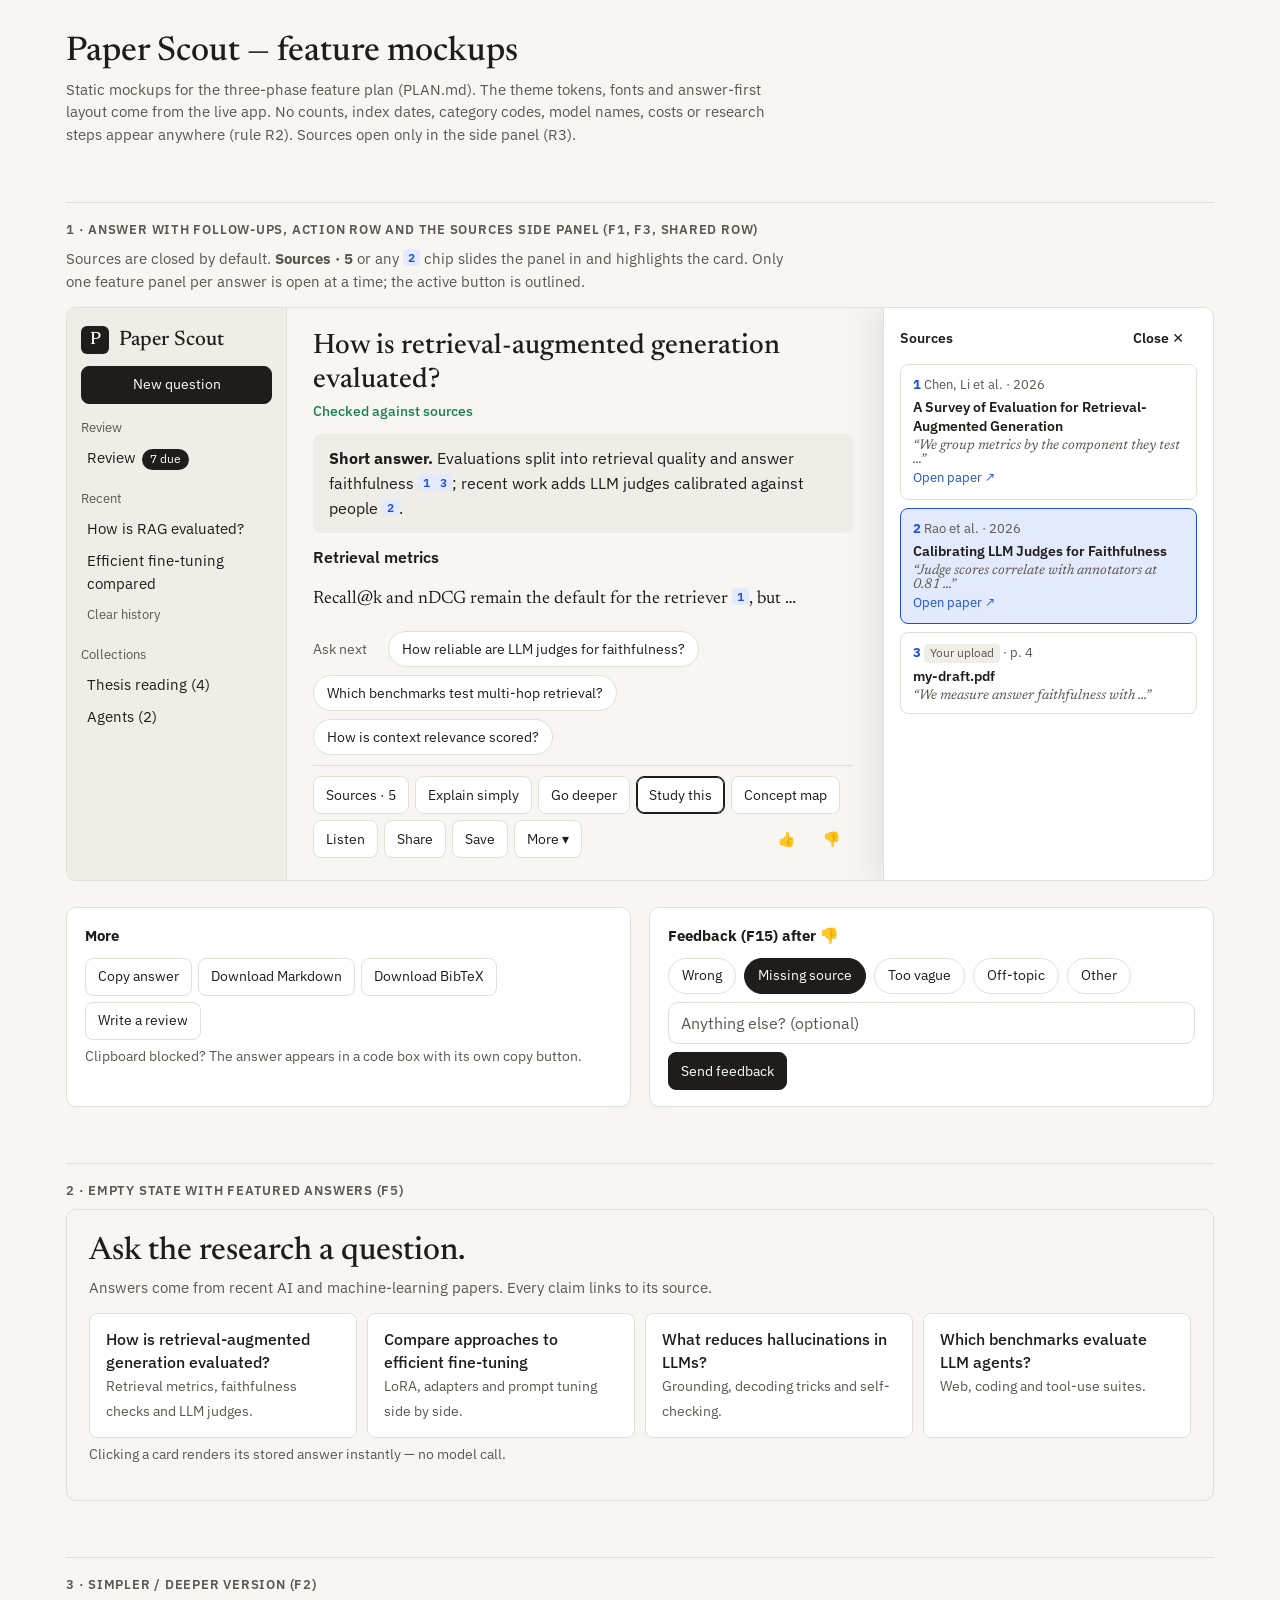
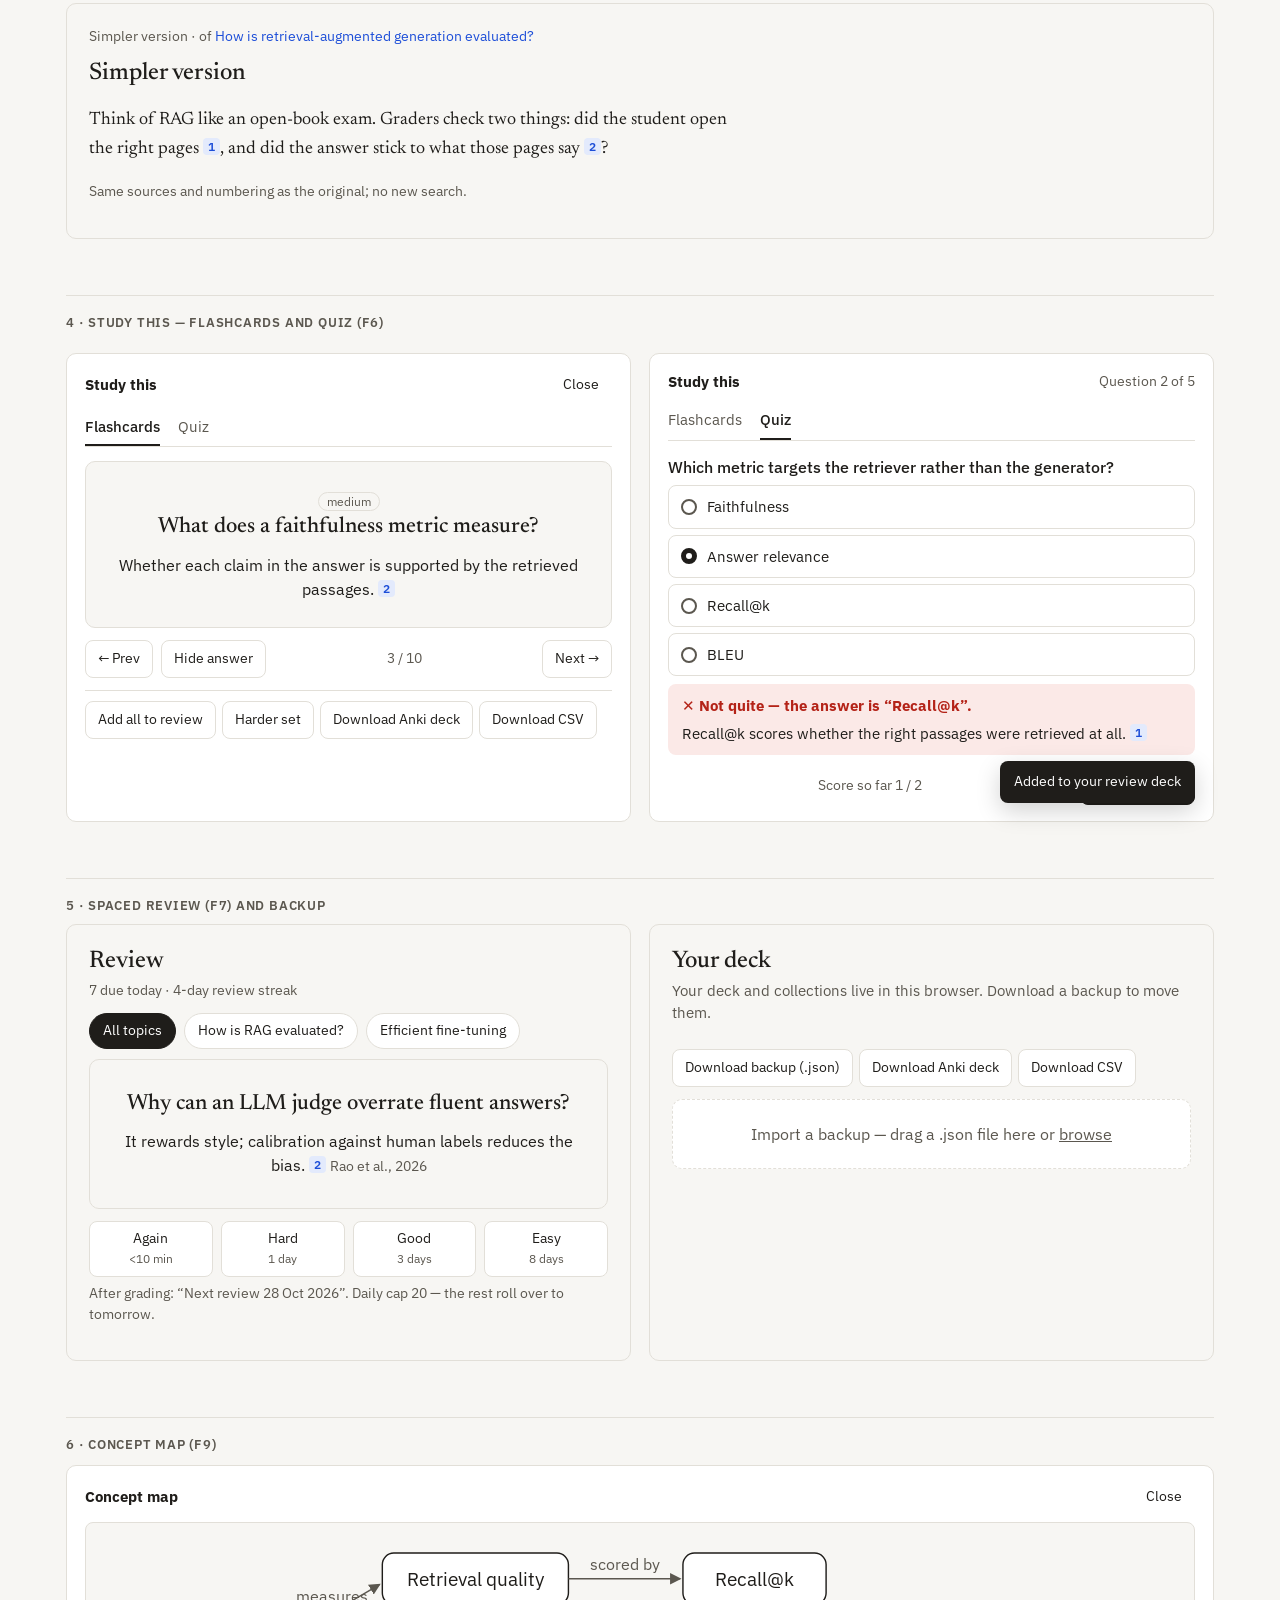
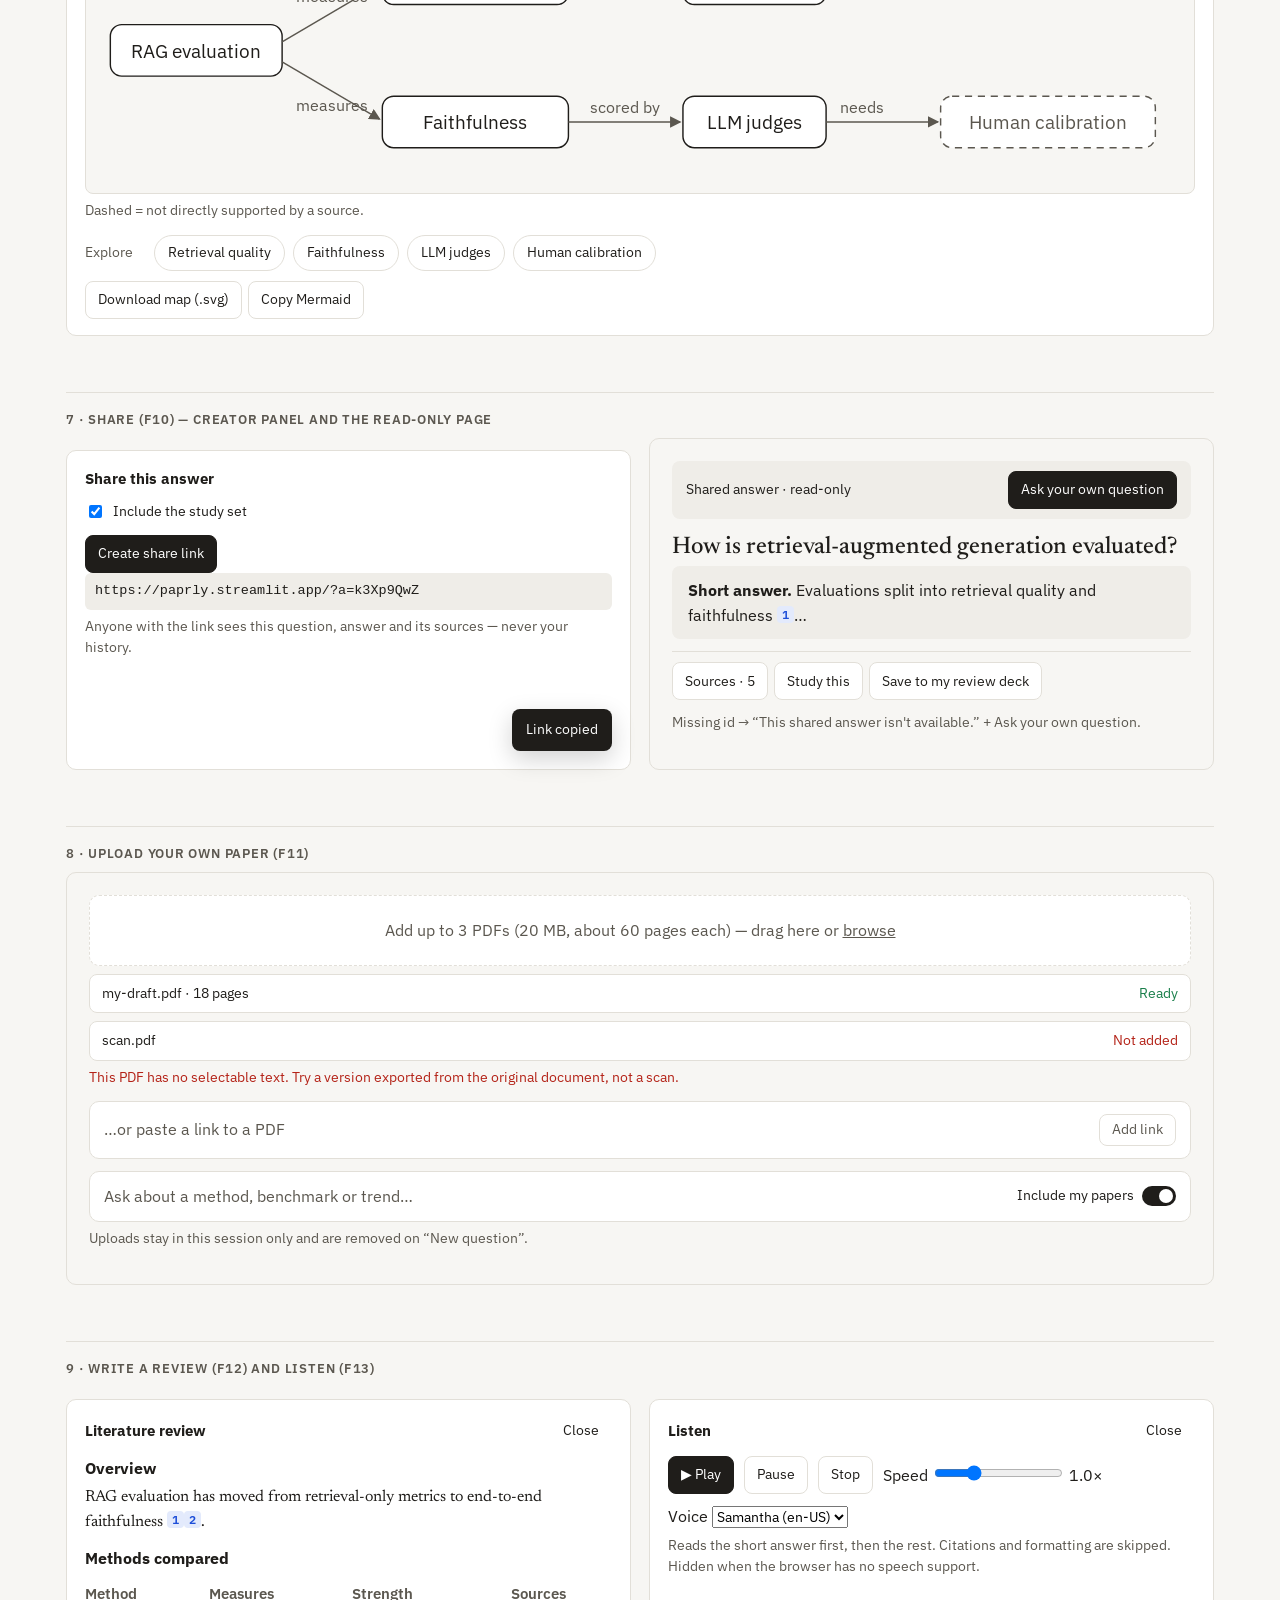
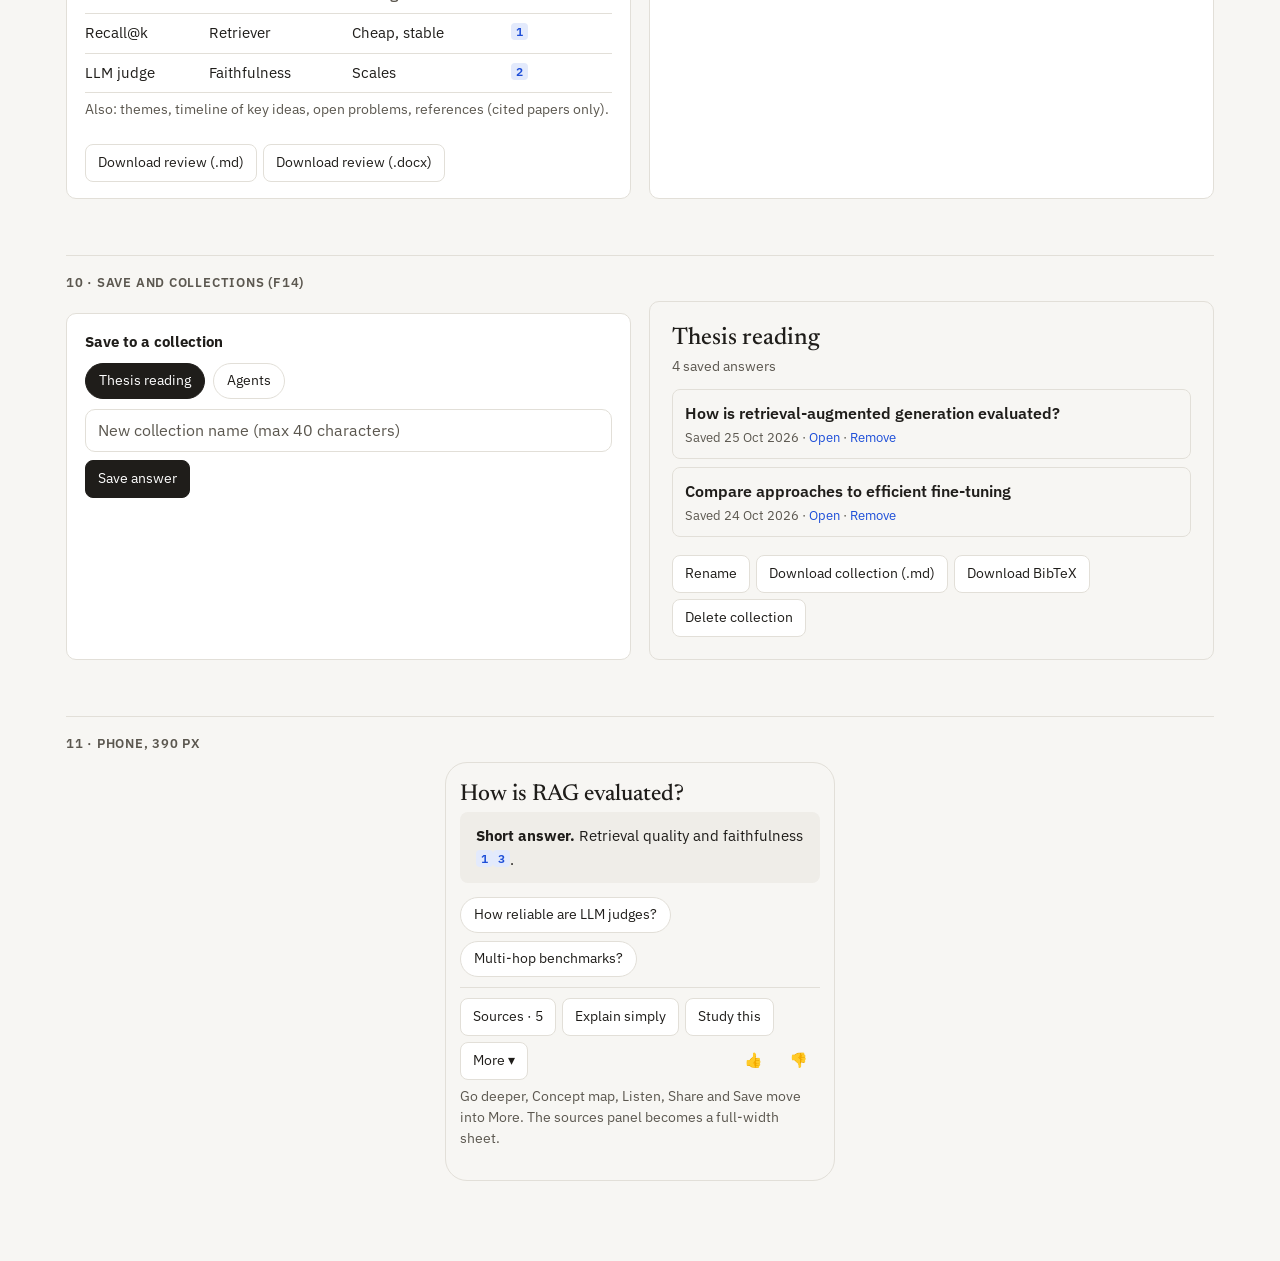
<file: docs/mockups/features.html>
<!doctype html>
<html lang="en">
<head>
<meta charset="utf-8">
<meta name="viewport" content="width=device-width, initial-scale=1">
<title>Paper Scout feature mockups</title>
<link rel="stylesheet" href="https://fonts.googleapis.com/css2?family=Newsreader:opsz,wght@6..72,400;6..72,500&family=IBM+Plex+Sans:wght@400;500;600&display=swap">
<style>
:root { --paper:#f7f6f3; --surface:#fff; --sunk:#efede8; --line:#e2dfd8; --ink:#1f1d1a; --ink2:#5b574f;
        --accent:#1d4ed8; --accent-soft:#e3eafc; --ok:#1a7f4b; --ok-soft:#e3f2ea; --bad:#b42318; --bad-soft:#fbe9e7; }
* { box-sizing: border-box; }
body { margin: 0; background: var(--paper); color: var(--ink); font: 16px/1.55 'IBM Plex Sans', system-ui, sans-serif; }
main { max-width: 1180px; margin: 0 auto; padding: 32px 16px 80px; }
h1 { font: 500 34px/1.2 'Newsreader', Georgia, serif; margin: 0 0 6px; }
h2.mock { font: 600 13px 'IBM Plex Sans'; text-transform: uppercase; letter-spacing: .06em; color: var(--ink2);
          margin: 56px 0 10px; border-top: 1px solid var(--line); padding-top: 18px; }
.note { color: var(--ink2); font-size: 14.5px; max-width: 80ch; margin: 0 0 14px; }
.frame { background: var(--paper); border: 1px solid var(--line); border-radius: 10px; padding: 22px; position: relative; overflow: hidden; }
.app { display: grid; grid-template-columns: 220px 1fr; min-height: 420px; padding: 0; }
.side { background: var(--sunk); padding: 18px 14px; border-right: 1px solid var(--line); font-size: 14.5px; }
.side .brand { display: flex; gap: 10px; align-items: center; font: 500 21px 'Newsreader'; margin-bottom: 12px; }
.mark { width: 28px; height: 28px; border-radius: 6px; background: var(--ink); color: #fff; display: grid; place-items: center; font: 500 18px 'Newsreader'; }
.side .lbl { color: var(--ink2); font-size: 13px; margin: 14px 0 4px; }
.side .item { padding: 5px 6px; border-radius: 6px; }
.side .item:hover { background: var(--paper); }
.badge { display: inline-block; background: var(--ink); color: #fff; border-radius: 999px; font-size: 12px; padding: 1px 8px; margin-left: 6px; }
.content { padding: 22px 26px; position: relative; }
.q { font: 500 28px/1.2 'Newsreader', Georgia, serif; margin: 0 0 4px; }
.meta { font-size: 13.5px; color: var(--ink2); margin-bottom: 12px; }
.meta .ok { color: var(--ok); font-weight: 500; }
.tldr { background: var(--sunk); border-radius: 8px; padding: 12px 16px; }
.prose { font: 18px/1.6 'Newsreader', Georgia, serif; max-width: 66ch; }
.prose h4 { font: 600 16px 'IBM Plex Sans'; margin: 14px 0 4px; }
.cite { font: 600 12px 'IBM Plex Sans'; color: var(--accent); background: var(--accent-soft); border-radius: 4px; padding: 1px 5px; vertical-align: 2px; }
.pills { display: flex; flex-wrap: wrap; gap: 8px; margin: 14px 0 10px; }
.pill { border: 1px solid var(--line); background: var(--surface); border-radius: 999px; padding: 6px 13px; font-size: 14px; min-height: 36px; display: inline-flex; align-items: center; }
.pill.on { border-color: var(--ink); background: var(--ink); color: #fff; }
.pill.lead { border: none; background: none; color: var(--ink2); padding-left: 0; }
.row { display: flex; flex-wrap: wrap; gap: 6px; align-items: center; padding-top: 10px; border-top: 1px solid var(--line); }
.btn { border: 1px solid var(--line); background: var(--surface); border-radius: 8px; padding: 0 12px; height: 38px; display: inline-flex; align-items: center; gap: 6px; font-size: 14px; white-space: nowrap; }
.btn.pri { background: var(--ink); color: #fff; border-color: var(--ink); }
.btn.on { border-color: var(--ink); box-shadow: inset 0 0 0 1px var(--ink); }
.btn.ghost { border-color: transparent; background: none; }
.btn:focus-visible, .pill:focus-visible { outline: 2px solid var(--accent); outline-offset: 2px; }
.thumbs { margin-left: auto; display: flex; gap: 2px; }
.panel { border: 1px solid var(--line); background: var(--surface); border-radius: 10px; padding: 16px 18px; margin-top: 12px; }
.panel-h { display: flex; align-items: center; justify-content: space-between; margin-bottom: 10px; }
.panel-h b { font-size: 15px; }
.tabs { display: flex; gap: 18px; border-bottom: 1px solid var(--line); margin-bottom: 14px; font-size: 14.5px; }
.tabs span { padding: 6px 0; color: var(--ink2); }
.tabs .on { color: var(--ink); border-bottom: 2px solid var(--ink); font-weight: 500; }
.card { border: 1px solid var(--line); border-radius: 10px; padding: 26px 22px; text-align: center; background: var(--paper); min-height: 150px; display: grid; place-items: center; }
.card .front { font: 500 22px/1.35 'Newsreader', Georgia, serif; max-width: 46ch; }
.card .back { font-size: 15.5px; color: var(--ink); margin-top: 10px; max-width: 60ch; }
.diff { font-size: 12px; color: var(--ink2); border: 1px solid var(--line); border-radius: 999px; padding: 1px 8px; }
.nav { display: flex; align-items: center; gap: 8px; margin-top: 12px; flex-wrap: wrap; }
.nav .count { margin: 0 auto; color: var(--ink2); font-size: 14px; }
.opt { display: flex; gap: 10px; align-items: center; padding: 9px 12px; border: 1px solid var(--line); border-radius: 8px; margin: 6px 0; background: var(--surface); font-size: 15px; }
.opt .r { width: 16px; height: 16px; border-radius: 50%; border: 2px solid var(--ink2); flex: none; }
.opt.pick .r { border: 5px solid var(--ink); }
.verdict { border-radius: 8px; padding: 10px 14px; margin-top: 8px; font-size: 15px; }
.verdict.bad { background: var(--bad-soft); color: var(--bad); }
.verdict.good { background: var(--ok-soft); color: var(--ok); }
.verdict p { color: var(--ink); margin: 4px 0 0; }
.toast { position: absolute; right: 18px; bottom: 18px; background: var(--ink); color: #fff; border-radius: 8px; padding: 10px 14px; font-size: 14px; box-shadow: 0 8px 24px rgba(0,0,0,.18); }
.grades { display: grid; grid-template-columns: repeat(4, 1fr); gap: 8px; margin-top: 12px; }
.grades .btn { justify-content: center; flex-direction: column; height: 56px; gap: 0; }
.grades small { color: var(--ink2); font-size: 12px; }
.drawer { position: absolute; top: 0; right: 0; bottom: 0; width: 330px; background: var(--surface); border-left: 1px solid var(--line);
          box-shadow: -12px 0 30px rgba(0,0,0,.08); padding: 16px; overflow: auto; font-size: 14px; }
.drawer .h { display: flex; justify-content: space-between; align-items: center; margin-bottom: 10px; font-weight: 600; }
.src { border: 1px solid var(--line); border-radius: 8px; padding: 10px 12px; margin-bottom: 8px; }
.src.target { border-color: var(--accent); background: var(--accent-soft); }
.src .t { font-weight: 600; line-height: 1.35; margin: 3px 0; }
.src .m { color: var(--ink2); font-size: 13px; }
.src .qt { font: italic 14px 'Newsreader', Georgia, serif; color: var(--ink2); }
.src a { color: var(--accent); font-size: 13px; }
.tag { display: inline-block; font-size: 12px; background: var(--sunk); border-radius: 4px; padding: 0 6px; color: var(--ink2); }
.gallery { display: grid; grid-template-columns: repeat(auto-fill, minmax(250px, 1fr)); gap: 10px; }
.gcard { background: var(--surface); border: 1px solid var(--line); border-radius: 8px; padding: 14px 16px; min-height: 96px; }
.gcard b { display: block; font-weight: 500; line-height: 1.4; }
.gcard span { color: var(--ink2); font-size: 14px; }
.map { background: var(--paper); border: 1px solid var(--line); border-radius: 8px; padding: 10px; overflow-x: auto; }
.share-url { font-family: ui-monospace, monospace; background: var(--sunk); border-radius: 6px; padding: 8px 10px; font-size: 13.5px; word-break: break-all; }
.banner { background: var(--sunk); border-radius: 8px; padding: 10px 14px; font-size: 14px; display: flex; justify-content: space-between; align-items: center; gap: 10px; flex-wrap: wrap; margin-bottom: 14px; }
.drop { border: 1.5px dashed var(--line); border-radius: 10px; padding: 22px; text-align: center; color: var(--ink2); background: var(--surface); }
.file { display: flex; justify-content: space-between; border: 1px solid var(--line); border-radius: 8px; padding: 8px 12px; margin-top: 8px; font-size: 14px; background: var(--surface); }
.err { color: var(--bad); font-size: 14px; margin-top: 6px; }
.composer { border: 1px solid var(--line); background: var(--surface); border-radius: 10px; padding: 12px 14px; color: var(--ink2); display: flex; justify-content: space-between; align-items: center; }
.toggle { display: inline-flex; align-items: center; gap: 8px; font-size: 14px; color: var(--ink); }
.sw { width: 34px; height: 20px; border-radius: 999px; background: var(--ink); position: relative; }
.sw::after { content: ''; position: absolute; right: 3px; top: 3px; width: 14px; height: 14px; border-radius: 50%; background: #fff; }
table { border-collapse: collapse; width: 100%; font-size: 14.5px; }
th { text-align: left; color: var(--ink2); font-weight: 600; }
th, td { border-bottom: 1px solid var(--line); padding: 8px 10px 8px 0; vertical-align: top; }
.player { display: flex; flex-wrap: wrap; gap: 10px; align-items: center; }
.player select, .player input { font: inherit; font-size: 14px; }
.two { display: grid; grid-template-columns: 1fr 1fr; gap: 18px; }
.phone { width: 390px; max-width: 100%; border: 1px solid var(--line); border-radius: 22px; padding: 18px 14px; background: var(--paper); margin: 0 auto; }
.phone .q { font-size: 23px; }
.phone .prose { font-size: 16.5px; }
.legend { font-size: 13.5px; color: var(--ink2); margin-top: 6px; }
@media (max-width: 860px) { .app { grid-template-columns: 1fr; } .side { display: none; } .two { grid-template-columns: 1fr; } .drawer { position: static; width: auto; box-shadow: none; border: 1px solid var(--line); border-radius: 8px; margin-top: 12px; } }
</style>
</head>
<body>
<main>
<h1>Paper Scout — feature mockups</h1>
<p class="note">Static mockups for the three-phase feature plan (PLAN.md). The theme tokens, fonts and answer-first layout come from the live app.
No counts, index dates, category codes, model names, costs or research steps appear anywhere (rule R2). Sources open only in the side panel (R3).</p>

<!-- 1 -->
<h2 class="mock">1 · Answer with follow-ups, action row and the sources side panel (F1, F3, shared row)</h2>
<p class="note">Sources are closed by default. <b>Sources · 5</b> or any <span class="cite">2</span> chip slides the panel in and highlights the card. Only one feature panel per answer is open at a time; the active button is outlined.</p>
<div class="frame app">
  <aside class="side">
    <div class="brand"><span class="mark">P</span>Paper Scout</div>
    <div class="btn pri" style="width:100%;justify-content:center">New question</div>
    <div class="lbl">Review</div><div class="item">Review<span class="badge">7 due</span></div>
    <div class="lbl">Recent</div>
    <div class="item">How is RAG evaluated?</div><div class="item">Efficient fine-tuning compared</div>
    <div class="item" style="color:var(--ink2);font-size:13px">Clear history</div>
    <div class="lbl">Collections</div><div class="item">Thesis reading (4)</div><div class="item">Agents (2)</div>
  </aside>
  <section class="content" style="padding-right:360px">
    <div class="q">How is retrieval-augmented generation evaluated?</div>
    <div class="meta"><span class="ok">Checked against sources</span></div>
    <div class="tldr"><b>Short answer.</b> Evaluations split into retrieval quality and answer faithfulness <span class="cite">1</span><span class="cite">3</span>; recent work adds LLM judges calibrated against people <span class="cite">2</span>.</div>
    <div class="prose"><h4>Retrieval metrics</h4><p>Recall@k and nDCG remain the default for the retriever <span class="cite">1</span>, but …</p></div>
    <div class="pills"><span class="pill lead">Ask next</span><span class="pill">How reliable are LLM judges for faithfulness?</span><span class="pill">Which benchmarks test multi-hop retrieval?</span><span class="pill">How is context relevance scored?</span></div>
    <div class="row">
      <span class="btn">Sources · 5</span><span class="btn">Explain simply</span><span class="btn">Go deeper</span><span class="btn on">Study this</span><span class="btn">Concept map</span>
      <span class="btn">Listen</span><span class="btn">Share</span><span class="btn">Save</span><span class="btn">More ▾</span>
      <span class="thumbs"><span class="btn ghost" aria-label="Helpful">👍</span><span class="btn ghost" aria-label="Not helpful">👎</span></span>
    </div>
  </section>
  <aside class="drawer">
    <div class="h">Sources <span class="btn ghost" style="height:30px">Close ✕</span></div>
    <div class="src"><div class="m"><b style="color:var(--accent)">1</b> Chen, Li et al. · 2026</div><div class="t">A Survey of Evaluation for Retrieval-Augmented Generation</div><div class="qt">“We group metrics by the component they test …”</div><a>Open paper ↗</a></div>
    <div class="src target"><div class="m"><b style="color:var(--accent)">2</b> Rao et al. · 2026</div><div class="t">Calibrating LLM Judges for Faithfulness</div><div class="qt">“Judge scores correlate with annotators at 0.81 …”</div><a>Open paper ↗</a></div>
    <div class="src"><div class="m"><b style="color:var(--accent)">3</b> <span class="tag">Your upload</span> · p. 4</div><div class="t">my-draft.pdf</div><div class="qt">“We measure answer faithfulness with …”</div></div>
  </aside>
</div>
<div class="two" style="margin-top:14px">
  <div class="panel"><div class="panel-h"><b>More</b></div>
    <div class="row" style="border:none;padding:0"><span class="btn">Copy answer</span><span class="btn">Download Markdown</span><span class="btn">Download BibTeX</span><span class="btn">Write a review</span></div>
    <p class="legend">Clipboard blocked? The answer appears in a code box with its own copy button.</p></div>
  <div class="panel"><div class="panel-h"><b>Feedback (F15) after 👎</b></div>
    <div class="pills" style="margin:0 0 8px"><span class="pill">Wrong</span><span class="pill on">Missing source</span><span class="pill">Too vague</span><span class="pill">Off-topic</span><span class="pill">Other</span></div>
    <div class="composer" style="padding:8px 12px">Anything else? (optional)</div>
    <div class="row" style="border:none;padding-top:8px"><span class="btn pri">Send feedback</span></div></div>
</div>

<!-- 2 -->
<h2 class="mock">2 · Empty state with featured answers (F5)</h2>
<div class="frame">
  <div class="q" style="font-size:32px">Ask the research a question.</div>
  <p class="note" style="margin-top:6px">Answers come from recent AI and machine-learning papers. Every claim links to its source.</p>
  <div class="gallery">
    <div class="gcard"><b>How is retrieval-augmented generation evaluated?</b><span>Retrieval metrics, faithfulness checks and LLM judges.</span></div>
    <div class="gcard"><b>Compare approaches to efficient fine-tuning</b><span>LoRA, adapters and prompt tuning side by side.</span></div>
    <div class="gcard"><b>What reduces hallucinations in LLMs?</b><span>Grounding, decoding tricks and self-checking.</span></div>
    <div class="gcard"><b>Which benchmarks evaluate LLM agents?</b><span>Web, coding and tool-use suites.</span></div>
  </div>
  <p class="legend">Clicking a card renders its stored answer instantly — no model call.</p>
</div>

<!-- 3 -->
<h2 class="mock">3 · Simpler / deeper version (F2)</h2>
<div class="frame">
  <div class="meta">Simpler version · of <a style="color:var(--accent)">How is retrieval-augmented generation evaluated?</a></div>
  <div class="q" style="font-size:24px">Simpler version</div>
  <div class="prose"><p>Think of RAG like an open-book exam. Graders check two things: did the student open the right pages <span class="cite">1</span>, and did the answer stick to what those pages say <span class="cite">2</span>?</p></div>
  <p class="legend">Same sources and numbering as the original; no new search.</p>
</div>

<!-- 4 -->
<h2 class="mock">4 · Study this — flashcards and quiz (F6)</h2>
<div class="two">
  <div class="panel"><div class="panel-h"><b>Study this</b><span class="btn ghost" style="height:30px">Close</span></div>
    <div class="tabs"><span class="on">Flashcards</span><span>Quiz</span></div>
    <div class="card"><div><span class="diff">medium</span><div class="front">What does a faithfulness metric measure?</div>
      <div class="back">Whether each claim in the answer is supported by the retrieved passages. <span class="cite">2</span></div></div></div>
    <div class="nav"><span class="btn">← Prev</span><span class="btn">Hide answer</span><span class="count">3 / 10</span><span class="btn">Next →</span></div>
    <div class="row" style="margin-top:12px"><span class="btn">Add all to review</span><span class="btn">Harder set</span><span class="btn">Download Anki deck</span><span class="btn">Download CSV</span></div>
  </div>
  <div class="panel" style="position:relative"><div class="panel-h"><b>Study this</b><span class="legend" style="margin:0">Question 2 of 5</span></div>
    <div class="tabs"><span>Flashcards</span><span class="on">Quiz</span></div>
    <b style="font-weight:500">Which metric targets the retriever rather than the generator?</b>
    <div class="opt"><span class="r"></span>Faithfulness</div>
    <div class="opt pick"><span class="r"></span>Answer relevance</div>
    <div class="opt"><span class="r"></span>Recall@k</div>
    <div class="opt"><span class="r"></span>BLEU</div>
    <div class="verdict bad"><b>✕ Not quite — the answer is “Recall@k”.</b><p>Recall@k scores whether the right passages were retrieved at all. <span class="cite">1</span></p></div>
    <div class="nav"><span class="count">Score so far 1 / 2</span><span class="btn pri">Next question</span></div>
    <div class="toast">Added to your review deck</div>
  </div>
</div>

<!-- 5 -->
<h2 class="mock">5 · Spaced review (F7) and backup</h2>
<div class="two">
  <div class="frame"><div class="q" style="font-size:24px">Review</div>
    <div class="meta">7 due today · 4-day review streak</div>
    <div class="pills" style="margin-top:0"><span class="pill on">All topics</span><span class="pill">How is RAG evaluated?</span><span class="pill">Efficient fine-tuning</span></div>
    <div class="card"><div><div class="front">Why can an LLM judge overrate fluent answers?</div><div class="back">It rewards style; calibration against human labels reduces the bias. <span class="cite">2</span> <span class="legend">Rao et al., 2026</span></div></div></div>
    <div class="grades"><span class="btn">Again<small>&lt;10 min</small></span><span class="btn">Hard<small>1 day</small></span><span class="btn">Good<small>3 days</small></span><span class="btn">Easy<small>8 days</small></span></div>
    <p class="legend">After grading: “Next review 28 Oct 2026”. Daily cap 20 — the rest roll over to tomorrow.</p>
  </div>
  <div class="frame"><div class="q" style="font-size:24px">Your deck</div>
    <p class="note">Your deck and collections live in this browser. Download a backup to move them.</p>
    <div class="row" style="border:none"><span class="btn">Download backup (.json)</span><span class="btn">Download Anki deck</span><span class="btn">Download CSV</span></div>
    <div class="drop" style="margin-top:12px">Import a backup — drag a .json file here or <u>browse</u></div>
  </div>
</div>

<!-- 6 -->
<h2 class="mock">6 · Concept map (F9)</h2>
<div class="panel">
  <div class="panel-h"><b>Concept map</b><span class="btn ghost" style="height:30px">Close</span></div>
  <div class="map">
    <svg viewBox="0 0 760 170" width="100%" role="img" aria-label="Concept map">
      <defs><marker id="a" markerWidth="8" markerHeight="8" refX="7" refY="4" orient="auto"><path d="M0,0 L8,4 L0,8z" fill="#5b574f"/></marker></defs>
      <g font-family="IBM Plex Sans" font-size="13" fill="#1f1d1a">
        <rect x="10" y="64" width="120" height="36" rx="8" fill="#fff" stroke="#1f1d1a"/><text x="70" y="87" text-anchor="middle">RAG evaluation</text>
        <rect x="200" y="14" width="130" height="36" rx="8" fill="#fff" stroke="#1f1d1a"/><text x="265" y="37" text-anchor="middle">Retrieval quality</text>
        <rect x="200" y="114" width="130" height="36" rx="8" fill="#fff" stroke="#1f1d1a"/><text x="265" y="137" text-anchor="middle">Faithfulness</text>
        <rect x="410" y="14" width="100" height="36" rx="8" fill="#fff" stroke="#1f1d1a"/><text x="460" y="37" text-anchor="middle">Recall@k</text>
        <rect x="410" y="114" width="100" height="36" rx="8" fill="#fff" stroke="#1f1d1a"/><text x="460" y="137" text-anchor="middle">LLM judges</text>
        <rect x="590" y="114" width="150" height="36" rx="8" fill="#fff" stroke="#5b574f" stroke-dasharray="5 4"/><text x="665" y="137" text-anchor="middle" fill="#5b574f">Human calibration</text>
      </g>
      <g stroke="#5b574f" fill="none" marker-end="url(#a)"><path d="M130,76 L198,36"/><path d="M130,90 L198,130"/><path d="M330,32 L408,32"/><path d="M330,132 L408,132"/><path d="M510,132 L588,132"/></g>
      <g font-family="IBM Plex Sans" font-size="11" fill="#5b574f"><text x="140" y="48">measures</text><text x="140" y="124">measures</text><text x="345" y="26">scored by</text><text x="345" y="126">scored by</text><text x="520" y="126">needs</text></g>
    </svg>
  </div>
  <p class="legend">Dashed = not directly supported by a source.</p>
  <div class="pills"><span class="pill lead">Explore</span><span class="pill">Retrieval quality</span><span class="pill">Faithfulness</span><span class="pill">LLM judges</span><span class="pill">Human calibration</span></div>
  <div class="row" style="border:none;padding-top:0"><span class="btn">Download map (.svg)</span><span class="btn">Copy Mermaid</span></div>
</div>

<!-- 7 -->
<h2 class="mock">7 · Share (F10) — creator panel and the read-only page</h2>
<div class="two">
  <div class="panel" style="position:relative"><div class="panel-h"><b>Share this answer</b></div>
    <label class="toggle"><input type="checkbox" checked> Include the study set</label>
    <div class="row" style="border:none"><span class="btn pri">Create share link</span></div>
    <div class="share-url">https://paprly.streamlit.app/?a=k3Xp9QwZ</div>
    <p class="legend">Anyone with the link sees this question, answer and its sources — never your history.</p>
    <div class="toast">Link copied</div>
  </div>
  <div class="frame">
    <div class="banner"><span>Shared answer · read-only</span><span class="btn pri">Ask your own question</span></div>
    <div class="q" style="font-size:24px">How is retrieval-augmented generation evaluated?</div>
    <div class="tldr"><b>Short answer.</b> Evaluations split into retrieval quality and faithfulness <span class="cite">1</span>…</div>
    <div class="row" style="margin-top:12px"><span class="btn">Sources · 5</span><span class="btn">Study this</span><span class="btn">Save to my review deck</span></div>
    <p class="legend" style="margin-top:12px">Missing id → “This shared answer isn't available.” + Ask your own question.</p>
  </div>
</div>

<!-- 8 -->
<h2 class="mock">8 · Upload your own paper (F11)</h2>
<div class="frame">
  <div class="drop">Add up to 3 PDFs (20 MB, about 60 pages each) — drag here or <u>browse</u></div>
  <div class="file"><span>my-draft.pdf · 18 pages</span><span style="color:var(--ok)">Ready</span></div>
  <div class="file"><span>scan.pdf</span><span style="color:var(--bad)">Not added</span></div>
  <div class="err">This PDF has no selectable text. Try a version exported from the original document, not a scan.</div>
  <div class="composer" style="margin-top:12px"><span>…or paste a link to a PDF</span><span class="btn" style="height:32px">Add link</span></div>
  <div class="composer" style="margin-top:12px"><span>Ask about a method, benchmark or trend…</span><span class="toggle">Include my papers <span class="sw"></span></span></div>
  <p class="legend">Uploads stay in this session only and are removed on “New question”.</p>
</div>

<!-- 9 -->
<h2 class="mock">9 · Write a review (F12) and Listen (F13)</h2>
<div class="two">
  <div class="panel"><div class="panel-h"><b>Literature review</b><span class="btn ghost" style="height:30px">Close</span></div>
    <h4 style="margin:4px 0">Overview</h4><p class="prose" style="font-size:16px;margin:0">RAG evaluation has moved from retrieval-only metrics to end-to-end faithfulness <span class="cite">1</span><span class="cite">2</span>.</p>
    <h4 style="margin:10px 0 4px">Methods compared</h4>
    <table><tr><th>Method</th><th>Measures</th><th>Strength</th><th>Sources</th></tr>
      <tr><td>Recall@k</td><td>Retriever</td><td>Cheap, stable</td><td><span class="cite">1</span></td></tr>
      <tr><td>LLM judge</td><td>Faithfulness</td><td>Scales</td><td><span class="cite">2</span></td></tr></table>
    <p class="legend">Also: themes, timeline of key ideas, open problems, references (cited papers only).</p>
    <div class="row" style="border:none"><span class="btn">Download review (.md)</span><span class="btn">Download review (.docx)</span></div>
  </div>
  <div class="panel"><div class="panel-h"><b>Listen</b><span class="btn ghost" style="height:30px">Close</span></div>
    <div class="player"><span class="btn pri">▶ Play</span><span class="btn">Pause</span><span class="btn">Stop</span>
      <label>Speed <input type="range" min="0.8" max="1.5" step="0.1" value="1"> 1.0×</label>
      <label>Voice <select><option>Samantha (en-US)</option></select></label></div>
    <p class="legend">Reads the short answer first, then the rest. Citations and formatting are skipped. Hidden when the browser has no speech support.</p>
  </div>
</div>

<!-- 10 -->
<h2 class="mock">10 · Save and Collections (F14)</h2>
<div class="two">
  <div class="panel"><div class="panel-h"><b>Save to a collection</b></div>
    <div class="pills" style="margin-top:0"><span class="pill on">Thesis reading</span><span class="pill">Agents</span></div>
    <div class="composer" style="padding:8px 12px">New collection name (max 40 characters)</div>
    <div class="row" style="border:none;padding-top:8px"><span class="btn pri">Save answer</span></div>
  </div>
  <div class="frame"><div class="q" style="font-size:24px">Thesis reading</div>
    <div class="meta">4 saved answers</div>
    <div class="src"><div class="t">How is retrieval-augmented generation evaluated?</div><div class="m">Saved 25 Oct 2026 · <a>Open</a> · <a>Remove</a></div></div>
    <div class="src"><div class="t">Compare approaches to efficient fine-tuning</div><div class="m">Saved 24 Oct 2026 · <a>Open</a> · <a>Remove</a></div></div>
    <div class="row" style="border:none"><span class="btn">Rename</span><span class="btn">Download collection (.md)</span><span class="btn">Download BibTeX</span><span class="btn">Delete collection</span></div>
  </div>
</div>

<!-- 11 -->
<h2 class="mock">11 · Phone, 390 px</h2>
<div class="phone">
  <div class="q">How is RAG evaluated?</div>
  <div class="tldr" style="font-size:15px"><b>Short answer.</b> Retrieval quality and faithfulness <span class="cite">1</span><span class="cite">3</span>.</div>
  <div class="pills"><span class="pill">How reliable are LLM judges?</span><span class="pill">Multi-hop benchmarks?</span></div>
  <div class="row"><span class="btn">Sources · 5</span><span class="btn">Explain simply</span><span class="btn">Study this</span><span class="btn">More ▾</span><span class="thumbs"><span class="btn ghost">👍</span><span class="btn ghost">👎</span></span></div>
  <p class="legend">Go deeper, Concept map, Listen, Share and Save move into More. The sources panel becomes a full-width sheet.</p>
</div>
</main>
</body>
</html>
</file>
